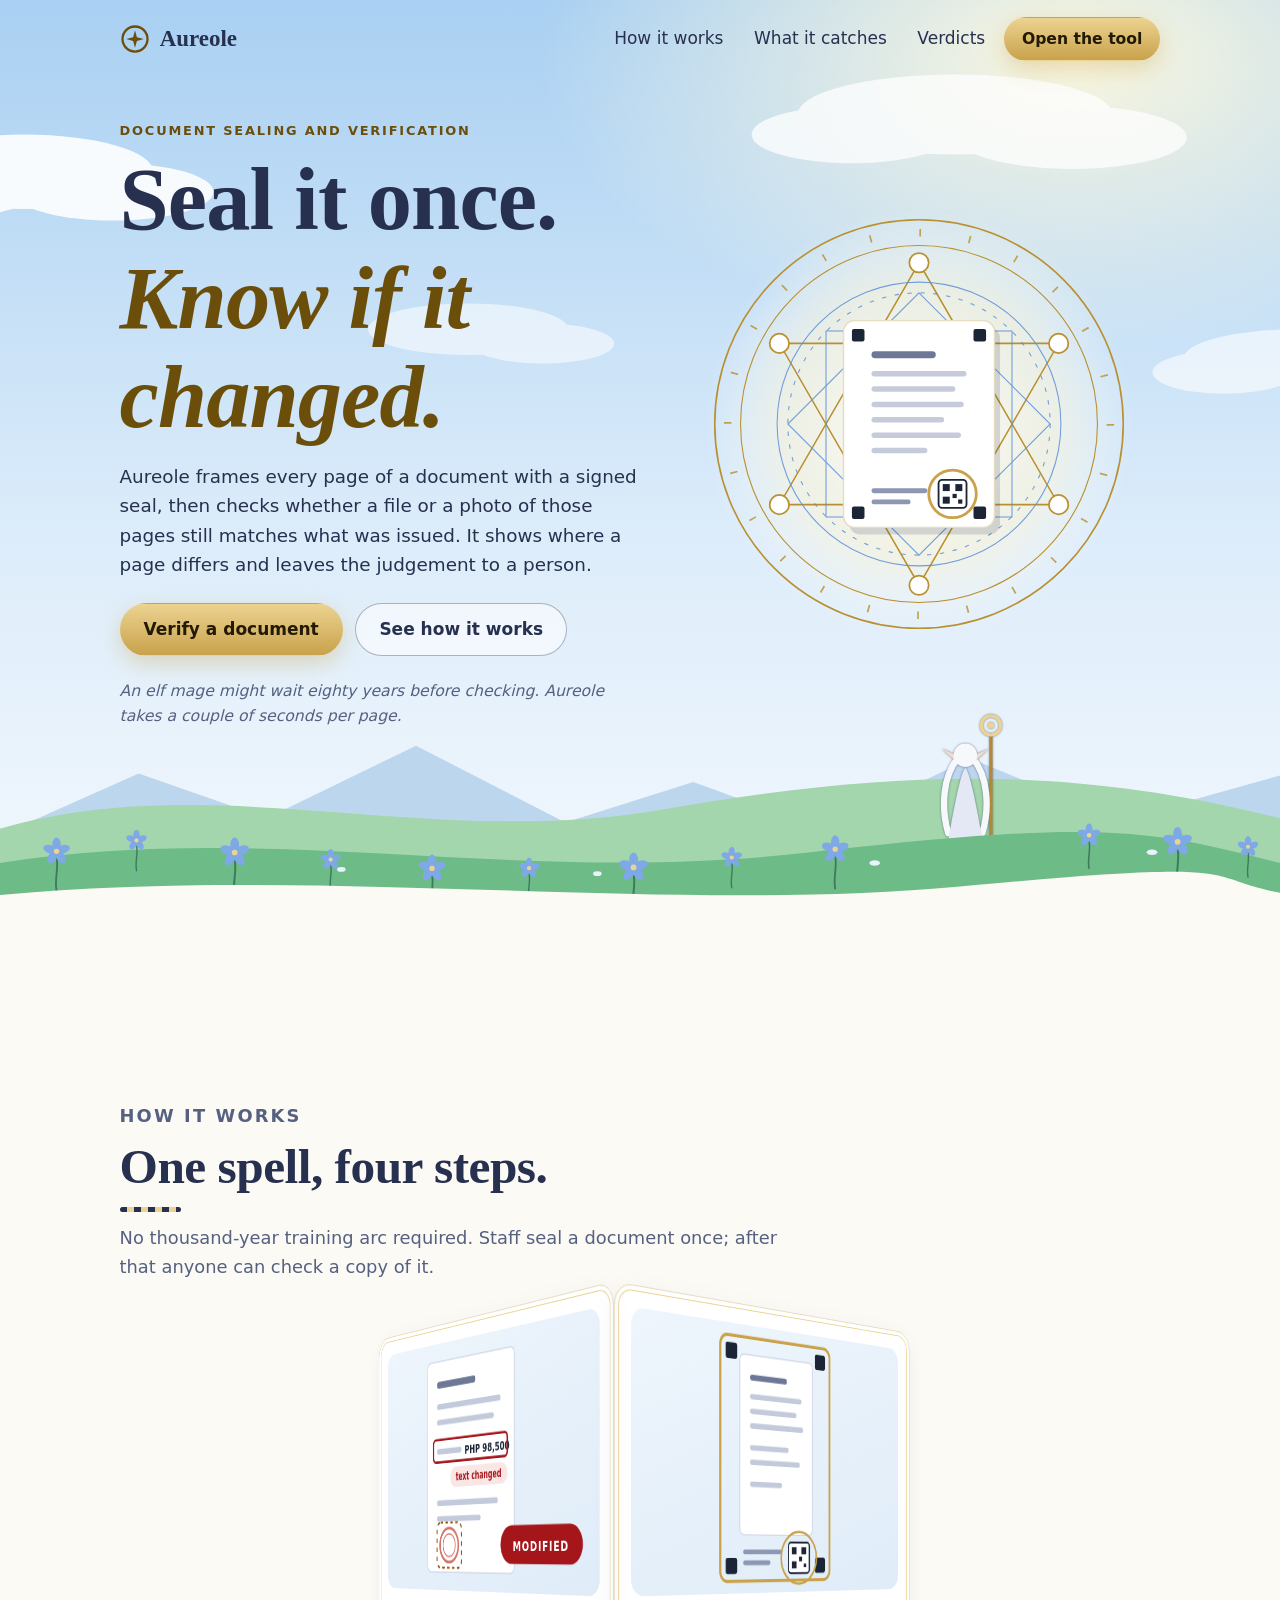
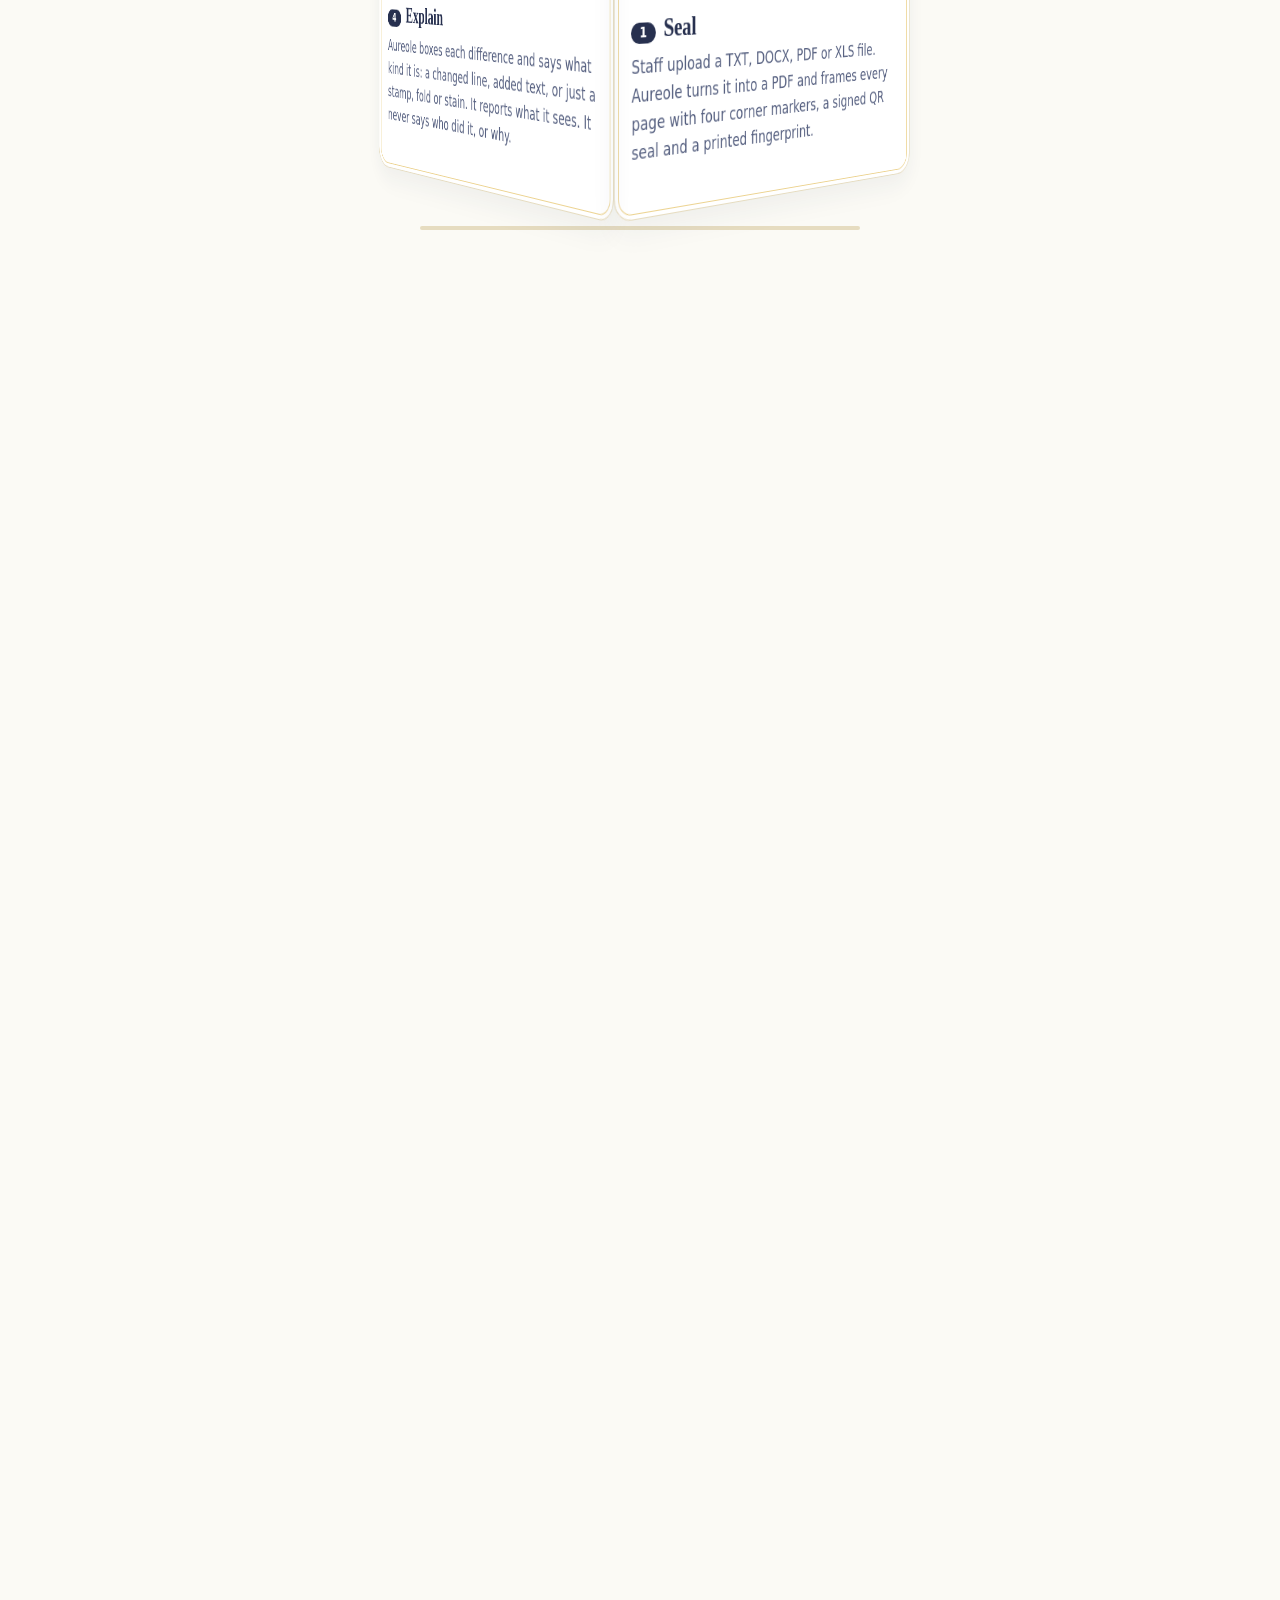
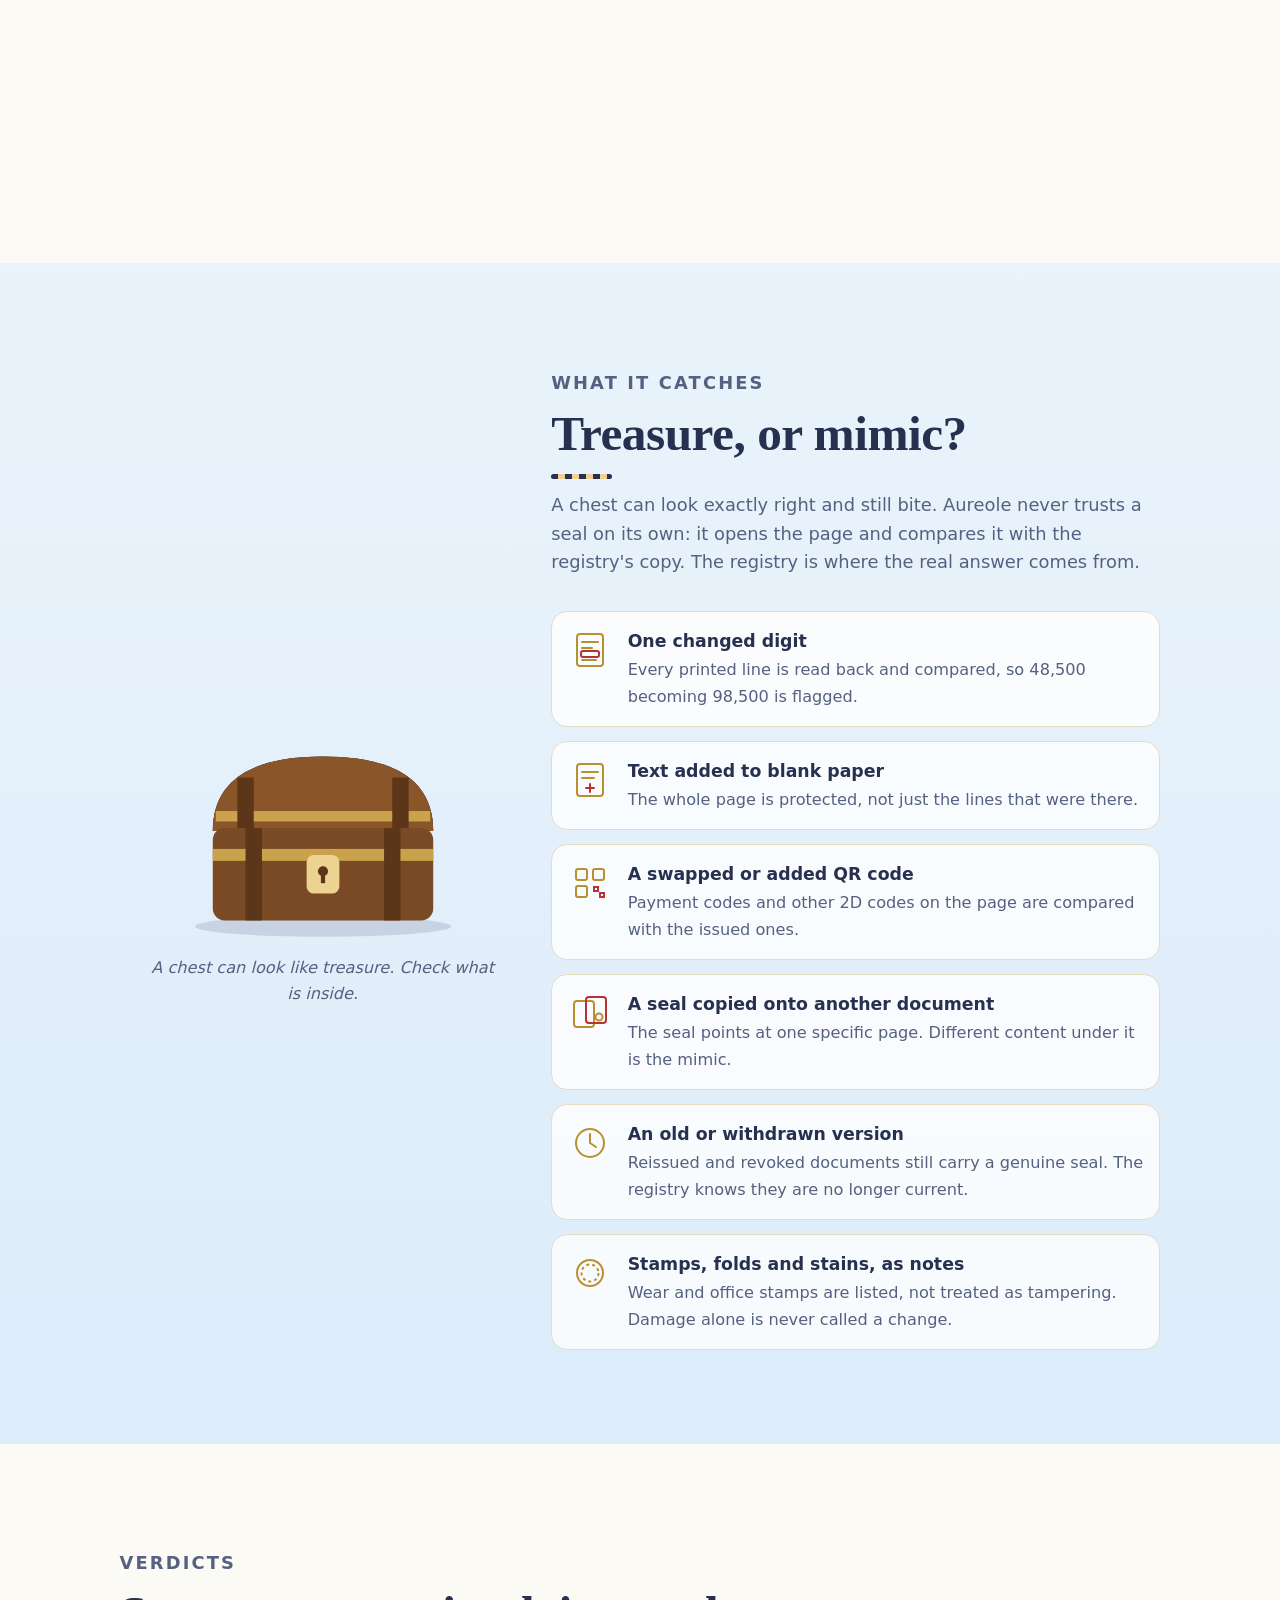
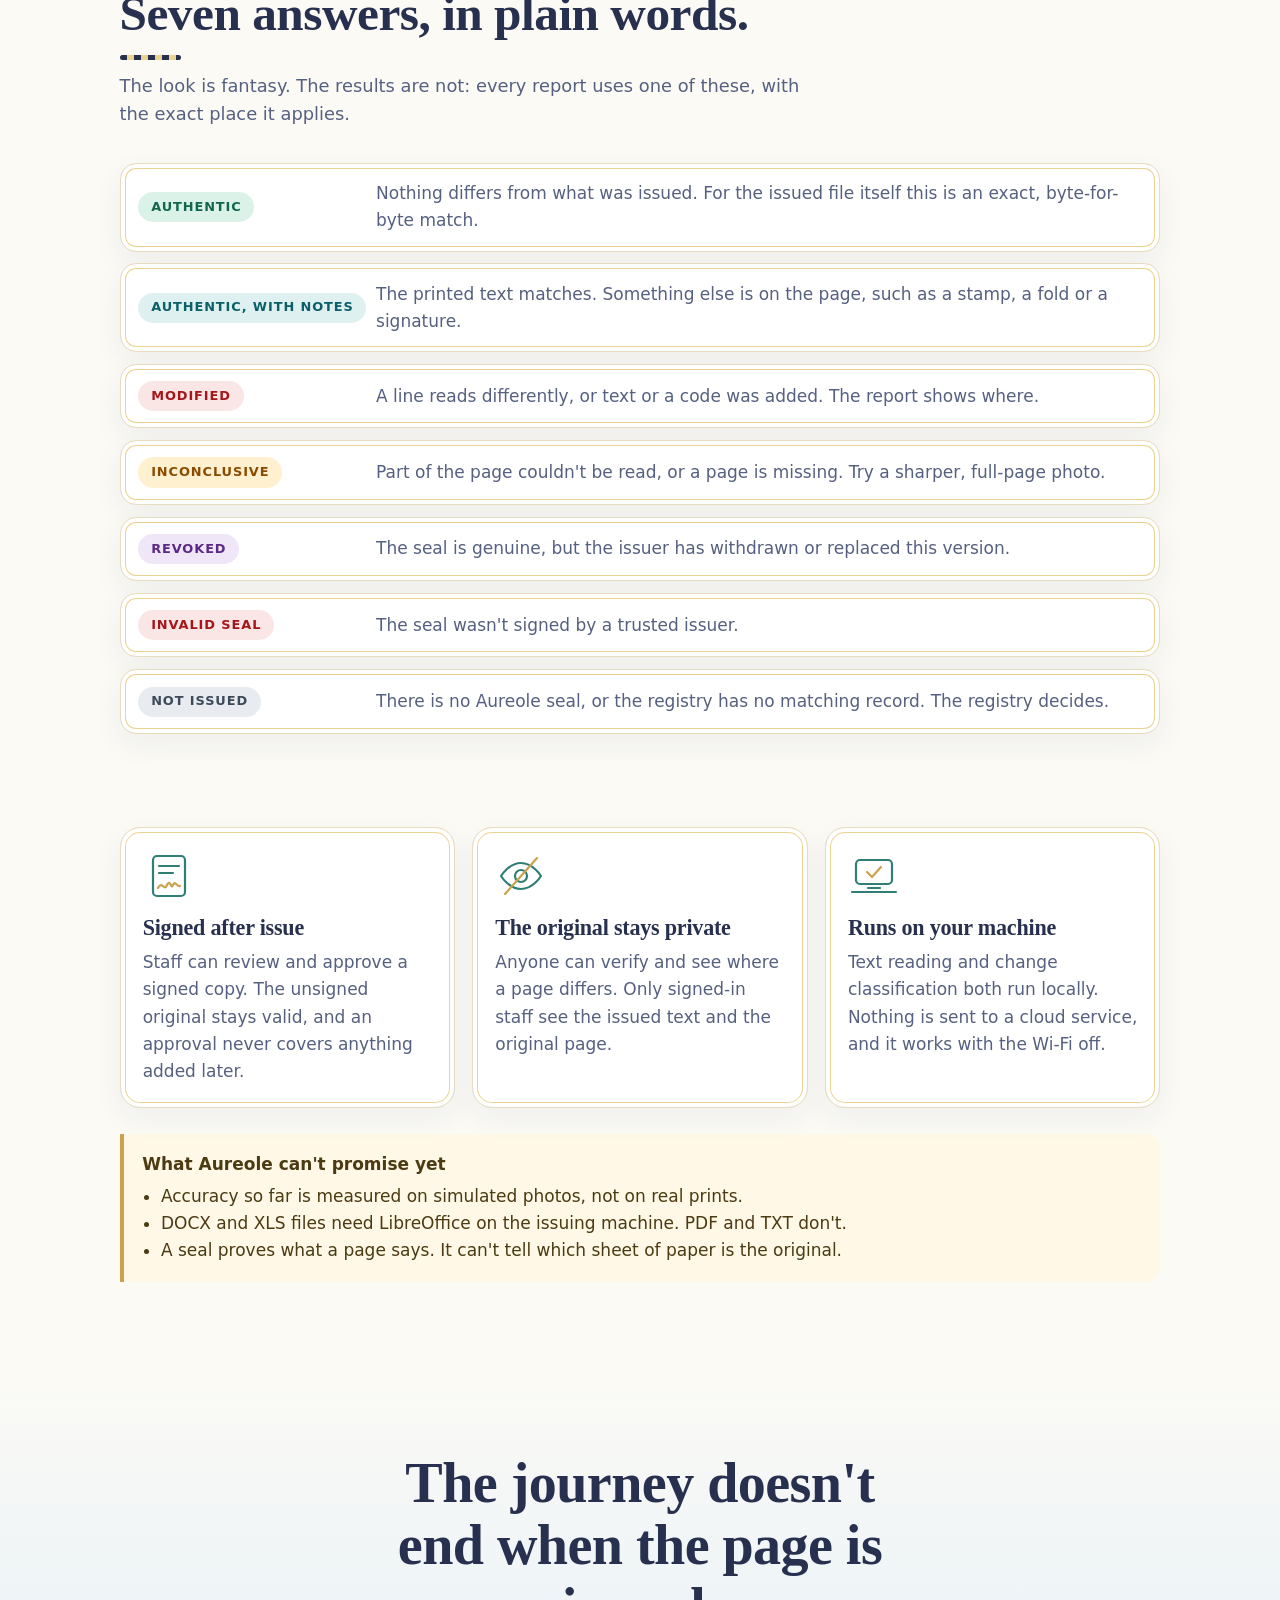
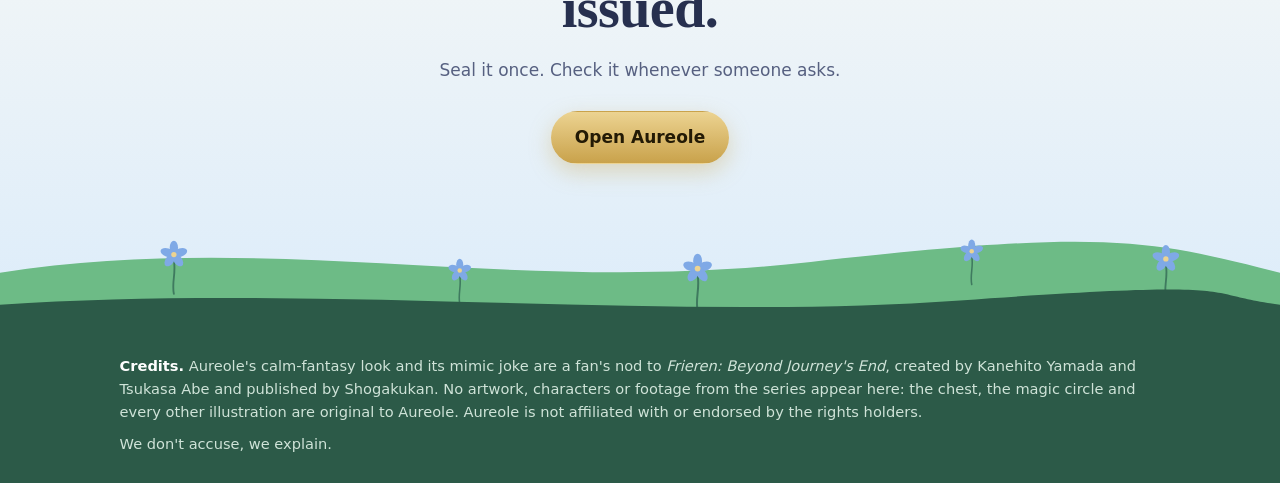
<file: web/index.html>
<!doctype html>
<html lang="en">
<head>
<meta charset="utf-8">
<meta name="viewport" content="width=device-width, initial-scale=1">
<title>Aureole: seal a document, know if it changed</title>
<meta name="description" content="Aureole seals any document and checks whether a file or a photo of its pages still matches what was issued. It runs entirely on your own machine.">
<link rel="stylesheet" href="landing.css">
<link rel="icon" href="data:image/svg+xml,%3Csvg xmlns='http://www.w3.org/2000/svg' viewBox='0 0 24 24'%3E%3Ccircle cx='12' cy='12' r='10' fill='%231f2848' stroke='%23ecd391' stroke-width='2'/%3E%3Cpath fill='%23ecd391' d='M12 5l1.5 5.5L19 12l-5.5 1.5L12 19l-1.5-5.5L5 12l5.5-1.5z'/%3E%3C/svg%3E">
</head>
<body>
<a class="skip" href="#how">Skip to how it works</a>

<svg width="0" height="0" style="position:absolute" aria-hidden="true">
  <symbol id="fl" viewBox="-12 -12 24 46" overflow="visible">
    <path d="M0 5C2 16-2 24 0 34" fill="none" stroke="#3f7a5f" stroke-width="1.6" stroke-linecap="round"/>
    <g fill="#7fa9e6"><ellipse cy="-6" rx="3.6" ry="6"/><ellipse cy="-6" rx="3.6" ry="6" transform="rotate(72)"/><ellipse cy="-6" rx="3.6" ry="6" transform="rotate(144)"/><ellipse cy="-6" rx="3.6" ry="6" transform="rotate(216)"/><ellipse cy="-6" rx="3.6" ry="6" transform="rotate(288)"/></g>
    <circle r="2.3" fill="#ecd391"/>
  </symbol>
  <symbol id="mark" viewBox="0 0 24 24"><circle cx="12" cy="12" r="10" fill="none" stroke="currentColor" stroke-width="1.8"/><path fill="currentColor" d="M12 5l1.5 5.5L19 12l-5.5 1.5L12 19l-1.5-5.5L5 12l5.5-1.5z"/></symbol>
</svg>

<header class="hero">
  <svg class="clouds" viewBox="0 0 1200 640" preserveAspectRatio="xMidYMid slice" aria-hidden="true" fill="#fff">
    <g class="cloud" opacity=".9"><ellipse cx="170" cy="120" rx="90" ry="26"/><ellipse cx="118" cy="132" rx="60" ry="20"/><ellipse cx="232" cy="134" rx="70" ry="20"/></g>
    <g class="cloud slow" opacity=".75"><ellipse cx="820" cy="80" rx="110" ry="28"/><ellipse cx="748" cy="94" rx="70" ry="20"/><ellipse cx="902" cy="96" rx="80" ry="22"/></g>
    <g class="cloud" opacity=".6" style="animation-delay:-30s"><ellipse cx="1060" cy="250" rx="80" ry="20"/><ellipse cx="1008" cy="260" rx="50" ry="15"/></g>
    <g class="cloud slow" opacity=".55" style="animation-delay:-50s"><ellipse cx="480" cy="230" rx="70" ry="18"/><ellipse cx="532" cy="240" rx="50" ry="14"/></g>
  </svg>
  <div class="wrap">
    <nav class="nav" aria-label="Main">
      <a class="brand" href="/"><svg width="30" height="30" aria-hidden="true"><use href="#mark"/></svg>Aureole</a>
      <div class="nav-links">
        <a href="#how">How it works</a><a href="#mimic">What it catches</a><a href="#verdicts">Verdicts</a>
        <a class="btn gold" href="/app/">Open the tool</a>
      </div>
    </nav>
    <div class="hero-grid">
      <div>
        <p class="eyebrow">Document sealing and verification</p>
        <h1>Seal it once.<br><em>Know if it changed.</em></h1>
        <p class="lede">Aureole frames every page of a document with a signed seal, then checks whether a file or a photo of those pages still matches what was issued. It shows where a page differs and leaves the judgement to a person.</p>
        <div class="cta">
          <a class="btn gold" href="/app/">Verify a document</a>
          <a class="btn ghost" href="#how">See how it works</a>
        </div>
        <p class="aside">An elf mage might wait eighty years before checking. Aureole takes a couple of seconds per page.</p>
      </div>
      <div class="hero-art" aria-hidden="true">
        <svg viewBox="0 0 400 400">
          <defs><radialGradient id="halo"><stop offset="0" stop-color="#fff" stop-opacity=".95"/><stop offset=".62" stop-color="#fff6d8" stop-opacity=".6"/><stop offset="1" stop-color="#fff" stop-opacity="0"/></radialGradient></defs>
          <circle cx="200" cy="200" r="200" fill="url(#halo)"/>
          <g class="spin" fill="none" stroke="#b9902f">
            <circle cx="200" cy="200" r="190" stroke-width="1.5"/>
            <circle cx="200" cy="200" r="178" stroke-width="7" stroke-dasharray="1.6 45" opacity=".8"/>
            <circle cx="200" cy="200" r="166"/>
            <path d="M200 50 329.9 275 70.1 275Z" stroke-width="1.4"/><path d="M200 350 70.1 125 329.9 125Z" stroke-width="1.4"/>
            <g fill="#fff" stroke-width="1.6"><circle cx="200" cy="50" r="9"/><circle cx="329.9" cy="125" r="9"/><circle cx="329.9" cy="275" r="9"/><circle cx="200" cy="350" r="9"/><circle cx="70.1" cy="275" r="9"/><circle cx="70.1" cy="125" r="9"/></g>
          </g>
          <g class="spin rev" fill="none" stroke="#5b8fd9" opacity=".85">
            <circle cx="200" cy="200" r="132"/><circle cx="200" cy="200" r="122" stroke-dasharray="4 8"/>
            <rect x="113.5" y="113.5" width="173" height="173"/><path d="M200 78 322 200 200 322 78 200Z"/>
          </g>
          <g transform="translate(200 200) scale(1.3) translate(-200 -200)"><g class="bob">
            <rect x="150" y="131" width="108" height="148" rx="8" fill="#27304f" opacity=".16"/>
            <rect x="146" y="126" width="108" height="148" rx="8" fill="#fff" stroke="#e6dcc0"/>
            <g fill="#1b2536"><rect x="152" y="132" width="9" height="9" rx="1.5"/><rect x="239" y="132" width="9" height="9" rx="1.5"/><rect x="239" y="259" width="9" height="9" rx="1.5"/><rect x="152" y="259" width="9" height="9" rx="1.5"/></g>
            <rect x="166" y="148" width="46" height="5" rx="2.5" fill="#6c7896"/>
            <g fill="#c5cbdb"><rect x="166" y="162" width="68" height="4" rx="2"/><rect x="166" y="173" width="60" height="4" rx="2"/><rect x="166" y="184" width="66" height="4" rx="2"/><rect x="166" y="195" width="52" height="4" rx="2"/><rect x="166" y="206" width="64" height="4" rx="2"/><rect x="166" y="217" width="40" height="4" rx="2"/></g>
            <g fill="#8d97b3"><rect x="166" y="246" width="40" height="3.5" rx="1.75"/><rect x="166" y="254" width="28" height="3.5" rx="1.75"/></g>
            <rect x="214" y="240" width="20" height="20" rx="2.5" fill="#fff" stroke="#1b2536" stroke-width="1.3"/>
            <g fill="#1b2536"><rect x="217" y="243" width="5" height="5"/><rect x="226" y="243" width="5" height="5"/><rect x="217" y="252" width="5" height="5"/><rect x="224" y="250" width="3" height="3"/><rect x="228" y="254" width="3" height="3"/></g>
            <circle class="twinkle" cx="224" cy="250" r="17" fill="none" stroke="#c9a24b" stroke-width="2"/>
          </g></g>
        </svg>
      </div>
    </div>
  </div>
  <div class="field" aria-hidden="true">
    <svg viewBox="0 0 1200 200" preserveAspectRatio="xMidYMax slice">
      <path d="M0 124L130 66 250 108 390 40 530 112 650 74 770 118 910 52 1050 110 1200 68V200H0Z" fill="#bcd6ee"/>
      <path d="M0 118C200 60 400 138 620 100S1000 58 1200 108V200H0Z" fill="#a3d6ac"/>
      <g transform="translate(905 86)" style="filter:drop-shadow(0 0 1.2px rgba(39,48,79,.6))">
        <path d="M24 -56V46" stroke="#b08a3a" stroke-width="3" stroke-linecap="round"/><circle cx="24" cy="-65" r="9" fill="none" stroke="#ecd391" stroke-width="3"/><circle cx="24" cy="-65" r="3" fill="#ecd391"/>
        <path class="sway" d="M-7 -34C-21 -18-23 12-16 36" fill="none" stroke="#f7f8fc" stroke-width="6" stroke-linecap="round"/>
        <path class="sway" d="M7 -34C21 -18 23 12 16 36" fill="none" stroke="#f7f8fc" stroke-width="6" stroke-linecap="round" style="animation-delay:-2s"/>
        <path d="M-17 48Q-5 -22 0 -25Q5 -22 17 48Z" fill="#e3e8f4"/><path d="M-17 48Q0 42 17 48" fill="none" stroke="#c9a24b" stroke-width="2"/>
        <path d="M-10 -38L-22 -43L-10 -32Z" fill="#f1d9c9"/><path d="M10 -38L22 -43L10 -32Z" fill="#f1d9c9"/>
        <circle cy="-37" r="11" fill="#f7f8fc"/>
      </g>
      <path d="M0 150C260 110 480 172 760 140S1080 120 1200 150V200H0Z" fill="#6dbb86"/>
      <g>
        <use class="sway" href="#fl" x="40" y="126" width="26" height="50"/><use class="sway" href="#fl" x="118" y="118" width="20" height="40" style="animation-delay:-1s"/>
        <use class="sway" href="#fl" x="206" y="126" width="28" height="54" style="animation-delay:-2.4s"/><use class="sway" href="#fl" x="300" y="136" width="20" height="40" style="animation-delay:-.7s"/>
        <use class="sway" href="#fl" x="392" y="142" width="26" height="50" style="animation-delay:-3.1s"/><use class="sway" href="#fl" x="486" y="144" width="20" height="40" style="animation-delay:-1.8s"/>
        <use class="sway" href="#fl" x="580" y="140" width="28" height="54" style="animation-delay:-.4s"/><use class="sway" href="#fl" x="676" y="134" width="20" height="40" style="animation-delay:-2.9s"/>
        <use class="sway" href="#fl" x="770" y="124" width="26" height="50" style="animation-delay:-1.3s"/><use class="sway" href="#fl" x="1010" y="112" width="22" height="44" style="animation-delay:-3.6s"/>
        <use class="sway" href="#fl" x="1090" y="116" width="28" height="54" style="animation-delay:-.2s"/><use class="sway" href="#fl" x="1160" y="124" width="20" height="40" style="animation-delay:-2s"/>
      </g>
      <g fill="#eaf3fb"><ellipse class="petal" cx="820" cy="150" rx="5" ry="2.6"/><ellipse class="petal" cx="560" cy="160" rx="4" ry="2.2" style="animation-delay:-4s"/><ellipse class="petal" cx="1080" cy="140" rx="5" ry="2.6" style="animation-delay:-8s"/><ellipse class="petal" cx="320" cy="156" rx="4" ry="2.2" style="animation-delay:-10s"/></g>
      <path d="M0 180C300 152 620 198 900 172S1120 162 1200 178V200H0Z" fill="#fbfaf5"/>
    </svg>
  </div>
</header>

<main>
<section id="how">
  <div class="wrap">
    <div class="how-track"><div class="how-sticky">
    <div class="section-head reveal">
      <p class="kicker">How it works</p>
      <h2>One spell, four steps.</h2>
      <p>No thousand-year training arc required. Staff seal a document once; after that anyone can check a copy of it.</p>
    </div>
    <div class="stage3d"><div class="steps">
      <article class="step reveal" data-motion>
        <div class="art" aria-hidden="true"><svg viewBox="0 0 320 220">
          <rect class="a rise" x="116" y="24" width="88" height="148" rx="5" fill="#fff" stroke="#cdd4e3"/>
          <g class="a rise"><rect x="128" y="40" width="44" height="5" rx="2.5" fill="#6c7896"/><g fill="#c3cadb"><rect x="128" y="56" width="62" height="4.5" rx="2"/><rect x="128" y="68" width="56" height="4.5" rx="2"/><rect x="128" y="80" width="64" height="4.5" rx="2"/><rect x="128" y="98" width="46" height="4.5" rx="2"/><rect x="128" y="110" width="60" height="4.5" rx="2"/><rect x="128" y="128" width="38" height="4.5" rx="2"/></g></g>
          <rect class="a draw" style="--len:664" x="94" y="10" width="132" height="200" rx="8" fill="none" stroke="#c9a24b" stroke-width="2.5" stroke-dasharray="664"/>
          <g fill="#1b2536"><rect class="a pop c" x="100" y="16" width="13" height="13" rx="2"/><rect class="a pop c d1" x="207" y="16" width="13" height="13" rx="2"/><rect class="a pop c d2" x="207" y="191" width="13" height="13" rx="2"/><rect class="a pop c d3" x="100" y="191" width="13" height="13" rx="2"/></g>
          <g class="a late c" fill="#8d97b3"><rect x="120" y="184" width="46" height="4" rx="2"/><rect x="120" y="193" width="32" height="4" rx="2"/></g>
          <g class="a pop2 c"><rect x="174" y="178" width="26" height="26" rx="3" fill="#fff" stroke="#1b2536" stroke-width="1.5"/><g fill="#1b2536"><rect x="178" y="182" width="6" height="6"/><rect x="190" y="182" width="6" height="6"/><rect x="178" y="194" width="6" height="6"/><rect x="187" y="190" width="4" height="4"/><rect x="193" y="196" width="3" height="3"/></g></g>
          <circle class="a ring c" cx="187" cy="191" r="22" fill="none" stroke="#c9a24b" stroke-width="2"/>
        </svg></div>
        <div><h3><span>1</span>Seal</h3><p>Staff upload a TXT, DOCX, PDF or XLS file. Aureole turns it into a PDF and frames every page with four corner markers, a signed QR seal and a printed fingerprint.</p></div>
      </article>

      <article class="step reveal" data-motion>
        <div class="art" aria-hidden="true"><svg viewBox="0 0 320 220">
          <g class="a rise"><path d="M52 44Q104 30 158 44V184Q104 170 52 184Z" fill="#fbf6e6" stroke="#c9a24b" stroke-width="1.5"/><path d="M162 44Q216 30 268 44V184Q216 170 162 184Z" fill="#fbf6e6" stroke="#c9a24b" stroke-width="1.5"/><path d="M160 42V186" stroke="#b08a3a" stroke-width="3"/></g>
          <g class="a drop c"><rect x="80" y="60" width="50" height="70" rx="3" fill="#fff" stroke="#1b2536" stroke-width="1.2"/><g fill="#1b2536"><rect x="83" y="63" width="5" height="5"/><rect x="122" y="63" width="5" height="5"/><rect x="122" y="122" width="5" height="5"/><rect x="83" y="122" width="5" height="5"/></g><g fill="#c3cadb"><rect x="92" y="76" width="26" height="3"/><rect x="92" y="84" width="22" height="3"/><rect x="92" y="92" width="26" height="3"/><rect x="92" y="100" width="16" height="3"/></g></g>
          <g fill="#8d97b3"><rect class="a write l" x="176" y="62" width="74" height="5" rx="2.5"/><rect class="a write l d1" x="176" y="78" width="60" height="5" rx="2.5"/><rect class="a write l d2" x="176" y="94" width="70" height="5" rx="2.5"/><rect class="a write l d3" x="176" y="110" width="52" height="5" rx="2.5"/><rect class="a write l d4" x="176" y="126" width="66" height="5" rx="2.5"/></g>
          <g class="a pop2 c"><rect x="88" y="150" width="144" height="27" rx="13.5" fill="#1f2848"/><text x="160" y="168" text-anchor="middle" font-size="11" fill="#ecd391" font-family="ui-monospace,Menlo,Consolas,monospace">365e 8569 ea10 287d</text></g>
        </svg></div>
        <div><h3><span>2</span>Record</h3><p>The registry keeps the issued file, its fingerprint and every printed line. A document is legitimate only if this registry has it. Think of it as a grimoire where every entry is one you actually use.</p></div>
      </article>

      <article class="step reveal" data-motion>
        <div class="art" aria-hidden="true"><svg viewBox="0 0 320 220">
          <rect x="40" y="12" width="240" height="196" rx="14" fill="#2a3152"/>
          <g class="a flat c">
            <rect x="106" y="24" width="108" height="172" rx="5" fill="#fff"/>
            <g fill="#1b2536"><rect x="111" y="29" width="10" height="10" rx="1.5"/><rect x="199" y="29" width="10" height="10" rx="1.5"/><rect x="199" y="181" width="10" height="10" rx="1.5"/><rect x="111" y="181" width="10" height="10" rx="1.5"/><rect x="176" y="168" width="16" height="16" rx="2"/></g>
            <g fill="#c3cadb"><rect x="126" y="52" width="54" height="5" rx="2.5"/><rect x="126" y="70" width="60" height="5" rx="2.5"/><rect x="126" y="88" width="56" height="5" rx="2.5"/><rect x="126" y="106" width="60" height="5" rx="2.5"/><rect x="126" y="124" width="46" height="5" rx="2.5"/><rect x="126" y="142" width="58" height="5" rx="2.5"/></g>
            <g fill="none" stroke="#12674e" stroke-width="2.4" stroke-linecap="round" stroke-linejoin="round" stroke-dasharray="14"><path class="a tick" d="M193 54l3 3 6-7"/><path class="a tick d1" d="M193 72l3 3 6-7"/><path class="a tick d2" d="M193 90l3 3 6-7"/><path class="a tick d3" d="M193 108l3 3 6-7"/><path class="a tick d4" d="M193 126l3 3 6-7"/><path class="a tick d4" d="M193 144l3 3 6-7"/></g>
          </g>
          <rect class="a scan" x="98" y="26" width="124" height="7" rx="3.5" fill="#3fb3a4"/>
        </svg></div>
        <div><h3><span>3</span>Check</h3><p>Submit the file, or a photo of the printed pages. An identical file is an exact match. A photo is flattened using the corner markers, then every printed line is read and compared with the registry's copy.</p></div>
      </article>

      <article class="step reveal" data-motion>
        <div class="art" aria-hidden="true"><svg viewBox="0 0 320 220">
          <rect class="a rise" x="72" y="16" width="136" height="188" rx="6" fill="#fff" stroke="#cdd4e3"/>
          <g class="a rise"><rect x="88" y="34" width="62" height="6" rx="3" fill="#6c7896"/><g fill="#c3cadb"><rect x="88" y="54" width="100" height="5" rx="2.5"/><rect x="88" y="68" width="90" height="5" rx="2.5"/><rect x="88" y="94" width="40" height="5" rx="2.5"/><rect x="88" y="140" width="96" height="5" rx="2.5"/><rect x="88" y="154" width="70" height="5" rx="2.5"/></g><text x="133" y="100.5" font-size="10.5" font-weight="700" fill="#1b2536">PHP 98,500</text></g>
          <rect class="a box" style="--len:268" x="82" y="86" width="116" height="20" rx="4" fill="none" stroke="#a4161a" stroke-width="2.2" stroke-dasharray="268"/>
          <g class="a late c"><rect x="110" y="111" width="88" height="18" rx="9" fill="#fbe6e6"/><text x="154" y="123.5" text-anchor="middle" font-size="9.5" font-weight="700" fill="#a4161a">text changed</text></g>
          <g class="a late c d3"><circle cx="108" cy="180" r="15" fill="none" stroke="#c0392b" stroke-width="2.5" opacity=".7"/><circle cx="108" cy="180" r="10" fill="none" stroke="#c0392b" stroke-width="1.2" opacity=".7"/><rect x="88" y="160" width="40" height="40" rx="6" fill="none" stroke="#8a4b00" stroke-width="1.6" stroke-dasharray="4 4"/></g>
          <g class="a slide"><rect x="188" y="164" width="112" height="32" rx="16" fill="#a4161a"/><text x="244" y="185" text-anchor="middle" font-size="12" font-weight="800" fill="#fff" letter-spacing="1.2">MODIFIED</text></g>
        </svg></div>
        <div><h3><span>4</span>Explain</h3><p>Aureole boxes each difference and says what kind it is: a changed line, added text, or just a stamp, fold or stain. It reports what it sees. It never says who did it, or why.</p></div>
      </article>
    </div></div>
    <div class="how-bar" aria-hidden="true"><i></i></div>
    </div></div>
  </div>
</section>

<section id="mimic" class="mimic">
  <div class="wrap">
    <div class="mimic-grid">
      <div class="gag reveal">
        <svg class="chest" viewBox="26 20 188 164" aria-hidden="true">
          <ellipse cx="120" cy="172" rx="86" ry="7" fill="#27304f" opacity=".14"/>
          <path d="M46 108Q46 58 120 58Q194 58 194 108Z" fill="#1a0b12"/><circle cx="90" cy="97" r="4.5" fill="#ecd391"/><circle cx="154" cy="97" r="4.5" fill="#ecd391"/>
          <g class="lid"><path d="M46 108Q46 58 120 58Q194 58 194 108Z" fill="#8a5529"/><path d="M48 98H192" stroke="#c9a24b" stroke-width="7"/><path d="M68 108V72M172 108V72" stroke="#5c3618" stroke-width="11"/><path d="M58 108l8 12 8-12 8 12 8-12 8 12 8-12 8 12 8-12 8 12 8-12 8 12 8-12 8 12 8-12 8 12 8-12Z" fill="#f4f1e8"/></g>
          <rect x="46" y="106" width="148" height="62" rx="8" fill="#7a4a24"/><rect x="46" y="120" width="148" height="8" fill="#c9a24b"/><rect x="68" y="106" width="11" height="62" fill="#5c3618"/><rect x="161" y="106" width="11" height="62" fill="#5c3618"/>
          <rect x="109" y="124" width="22" height="26" rx="5" fill="#ecd391"/><circle cx="120" cy="135" r="3.4" fill="#5c3618"/><rect x="118.6" y="135" width="2.8" height="8" fill="#5c3618"/>
        </svg>
        <p class="gag-line">A chest can look like treasure. Check what is inside.</p>
      </div>
      <div>
        <div class="section-head reveal">
          <p class="kicker">What it catches</p>
          <h2>Treasure, or mimic?</h2>
          <p>A chest can look exactly right and still bite. Aureole never trusts a seal on its own: it opens the page and compares it with the registry's copy. The registry is where the real answer comes from.</p>
        </div>
        <ul class="catches reveal">
          <li><svg viewBox="0 0 44 44" fill="none" stroke="#b9902f" stroke-width="2" stroke-linecap="round" aria-hidden="true"><rect x="9" y="6" width="26" height="32" rx="3"/><path d="M14 14h16M14 20h10M14 32h14"/><rect x="13" y="23" width="18" height="6" rx="2" stroke="#b8322f"/></svg><div><b>One changed digit</b><span>Every printed line is read back and compared, so 48,500 becoming 98,500 is flagged.</span></div></li>
          <li><svg viewBox="0 0 44 44" fill="none" stroke="#b9902f" stroke-width="2" stroke-linecap="round" aria-hidden="true"><rect x="9" y="6" width="26" height="32" rx="3"/><path d="M14 14h16M14 20h12"/><path d="M22 26v8M18 30h8" stroke="#b8322f"/></svg><div><b>Text added to blank paper</b><span>The whole page is protected, not just the lines that were there.</span></div></li>
          <li><svg viewBox="0 0 44 44" fill="none" stroke="#b9902f" stroke-width="2" aria-hidden="true"><rect x="8" y="8" width="11" height="11" rx="2"/><rect x="25" y="8" width="11" height="11" rx="2"/><rect x="8" y="25" width="11" height="11" rx="2"/><path d="M26 26h4v4h-4zM32 32h4v4h-4z" stroke="#b8322f"/></svg><div><b>A swapped or added QR code</b><span>Payment codes and other 2D codes on the page are compared with the issued ones.</span></div></li>
          <li><svg viewBox="0 0 44 44" fill="none" stroke="#b9902f" stroke-width="2" stroke-linecap="round" aria-hidden="true"><rect x="6" y="10" width="20" height="26" rx="3"/><rect x="18" y="6" width="20" height="26" rx="3" stroke="#b8322f"/><circle cx="31" cy="26" r="3.5"/></svg><div><b>A seal copied onto another document</b><span>The seal points at one specific page. Different content under it is the mimic.</span></div></li>
          <li><svg viewBox="0 0 44 44" fill="none" stroke="#b9902f" stroke-width="2" stroke-linecap="round" stroke-linejoin="round" aria-hidden="true"><circle cx="22" cy="22" r="14"/><path d="M22 13v9l6 4"/></svg><div><b>An old or withdrawn version</b><span>Reissued and revoked documents still carry a genuine seal. The registry knows they are no longer current.</span></div></li>
          <li><svg viewBox="0 0 44 44" fill="none" stroke="#b9902f" stroke-width="2" aria-hidden="true"><circle cx="22" cy="22" r="13"/><circle cx="22" cy="22" r="8.5" stroke-dasharray="3 3"/></svg><div><b>Stamps, folds and stains, as notes</b><span>Wear and office stamps are listed, not treated as tampering. Damage alone is never called a change.</span></div></li>
        </ul>
      </div>
    </div>
  </div>
</section>

<section id="verdicts">
  <div class="wrap">
    <div class="section-head reveal">
      <p class="kicker">Verdicts</p>
      <h2>Seven answers, in plain words.</h2>
      <p>The look is fantasy. The results are not: every report uses one of these, with the exact place it applies.</p>
    </div>
    <ul class="verdicts reveal">
      <li><b class="chip ok">AUTHENTIC</b><span>Nothing differs from what was issued. For the issued file itself this is an exact, byte-for-byte match.</span></li>
      <li><b class="chip note">AUTHENTIC, WITH NOTES</b><span>The printed text matches. Something else is on the page, such as a stamp, a fold or a signature.</span></li>
      <li><b class="chip bad">MODIFIED</b><span>A line reads differently, or text or a code was added. The report shows where.</span></li>
      <li><b class="chip warn">INCONCLUSIVE</b><span>Part of the page couldn't be read, or a page is missing. Try a sharper, full-page photo.</span></li>
      <li><b class="chip purple">REVOKED</b><span>The seal is genuine, but the issuer has withdrawn or replaced this version.</span></li>
      <li><b class="chip bad">INVALID SEAL</b><span>The seal wasn't signed by a trusted issuer.</span></li>
      <li><b class="chip slate">NOT ISSUED</b><span>There is no Aureole seal, or the registry has no matching record. The registry decides.</span></li>
    </ul>
  </div>
</section>

<section id="more" style="padding-top:0">
  <div class="wrap">
    <div class="tiles">
      <div class="tile reveal"><svg viewBox="0 0 52 52" fill="none" stroke="#2f7f76" stroke-width="2.2" stroke-linecap="round" aria-hidden="true"><rect x="10" y="6" width="32" height="40" rx="4"/><path d="M16 16h20M16 23h14"/><path d="M15 38c4-8 6 4 9-3s4 5 6 0 4 2 7 1" stroke="#c9a24b"/></svg><h3>Signed after issue</h3><p>Staff can review and approve a signed copy. The unsigned original stays valid, and an approval never covers anything added later.</p></div>
      <div class="tile reveal"><svg viewBox="0 0 52 52" fill="none" stroke="#2f7f76" stroke-width="2.2" stroke-linecap="round" stroke-linejoin="round" aria-hidden="true"><path d="M6 26s8-13 20-13 20 13 20 13-8 13-20 13S6 26 6 26Z"/><circle cx="26" cy="26" r="6"/><path d="M10 44 42 8" stroke="#c9a24b"/></svg><h3>The original stays private</h3><p>Anyone can verify and see where a page differs. Only signed-in staff see the issued text and the original page.</p></div>
      <div class="tile reveal"><svg viewBox="0 0 52 52" fill="none" stroke="#2f7f76" stroke-width="2.2" stroke-linecap="round" aria-hidden="true"><rect x="8" y="10" width="36" height="24" rx="4"/><path d="M4 42h44M20 38h12"/><path d="M19 22l5 5 9-10" stroke="#c9a24b"/></svg><h3>Runs on your machine</h3><p>Text reading and change classification both run locally. Nothing is sent to a cloud service, and it works with the Wi-Fi off.</p></div>
    </div>
    <div class="limits reveal">
      <b>What Aureole can't promise yet</b>
      <ul>
        <li>Accuracy so far is measured on simulated photos, not on real prints.</li>
        <li>DOCX and XLS files need LibreOffice on the issuing machine. PDF and TXT don't.</li>
        <li>A seal proves what a page says. It can't tell which sheet of paper is the original.</li>
      </ul>
    </div>
  </div>
</section>

<section class="final">
  <div class="wrap reveal">
    <h2>The journey doesn't end when the page is issued.</h2>
    <p>Seal it once. Check it whenever someone asks.</p>
    <a class="btn gold" href="/app/">Open Aureole</a>
  </div>
  <div class="field" aria-hidden="true" style="margin-top:2rem">
    <svg viewBox="0 0 1200 120" preserveAspectRatio="xMidYMax slice">
      <path d="M0 70C260 30 480 92 760 60S1080 40 1200 70V120H0Z" fill="#6dbb86"/>
      <use class="sway" href="#fl" x="150" y="40" width="26" height="50"/><use class="sway" href="#fl" x="420" y="56" width="22" height="44" style="animation-delay:-1.5s"/><use class="sway" href="#fl" x="640" y="52" width="28" height="54" style="animation-delay:-2.6s"/><use class="sway" href="#fl" x="900" y="38" width="22" height="44" style="animation-delay:-.8s"/><use class="sway" href="#fl" x="1080" y="44" width="26" height="50" style="animation-delay:-3.2s"/>
      <path d="M0 100C300 80 620 116 900 96S1120 90 1200 100V120H0Z" fill="#2c5a48"/>
    </svg>
  </div>
</section>
</main>

<footer>
  <div class="wrap">
    <p><b>Credits.</b> Aureole's calm-fantasy look and its mimic joke are a fan's nod to <i>Frieren: Beyond Journey's End</i>, created by Kanehito Yamada and Tsukasa Abe and published by Shogakukan. No artwork, characters or footage from the series appear here: the chest, the magic circle and every other illustration are original to Aureole. Aureole is not affiliated with or endorsed by the rights holders.</p>
    <p>We don't accuse, we explain.</p>
  </div>
</footer>

<script>
const clamp = (v) => Math.min(1, Math.max(0, v));
if (!matchMedia("(prefers-reduced-motion: reduce)").matches) {  // scroll-driven 3D; without it the steps are plain looping cards
  document.documentElement.classList.add("fx");
  const track = document.querySelector(".how-track"), ring = track.querySelector(".steps"), faces = [...ring.children];
  faces.forEach((face, i) => { face.style.setProperty("--i", i); face.classList.remove("reveal"); face.removeAttribute("data-motion"); });
  let queued = false;
  const frame = () => {
    queued = false;
    const box = track.getBoundingClientRect();
    const p = clamp(-box.top / (box.height - innerHeight));
    const s = Math.min(faces.length - 1, -0.45 + p * (faces.length - 0.25));  // which face is in front; the first starts still turning in, the last stays
    track.style.setProperty("--p", p);
    ring.style.setProperty("--s", s);
    faces.forEach((face, i) => face.style.setProperty("--q", clamp((s - i + 0.45) / 0.45)));  // each face's own animation, done as it comes to the front
  };
  addEventListener("scroll", () => { if (!queued) { queued = true; requestAnimationFrame(frame); } }, { passive: true });
  addEventListener("resize", frame);
  frame();
}
const seen = new IntersectionObserver((entries) => entries.forEach((e) => {
  const node = e.target;
  if (node.hasAttribute("data-motion")) node.classList.toggle("rest", !e.isIntersecting);  // loops rest while off screen
  if (e.isIntersecting) node.classList.remove("wait");
  else if (!node.dataset.shown) node.classList.add("wait");  // only what starts below the fold fades in, once
  if (e.isIntersecting) node.dataset.shown = "1";
}), { threshold: 0.08 });  // low, so blocks taller than the screen still reveal
document.querySelectorAll(".reveal, [data-motion]").forEach((node) => seen.observe(node));
</script>
</body>
</html>
</file>
<file: web/landing.css>
/* Aureole landing page. Plain CSS, inline SVG, no libraries, no external URLs. */
:root{
  --sky:#a9d0f2;--sky-2:#dcecfa;--mist:#eaf3fb;--parchment:#fbfaf5;--card:#fff;
  --ink:#27304f;--muted:#566080;--line:#e6dcc0;--gold:#c9a24b;--gold-2:#ecd391;--gold-ink:#6b4e0a;
  --jade:#2f7f76;--pine:#2c5a48;
  --ok:#12674e;--ok-bg:#dbf2e9;--warn:#8a4b00;--warn-bg:#fff0d0;--bad:#a4161a;--bad-bg:#fbe6e6;
  --purple:#5b2a86;--purple-bg:#efe6f7;--slate:#3d4a5a;--slate-bg:#e8ebef;--teal:#0b5f68;--teal-bg:#def1f0;
  --display:"Iowan Old Style","Palatino Linotype",Palatino,"Book Antiqua",Georgia,serif;
  --body:ui-rounded,"Avenir Next",Avenir,system-ui,-apple-system,"Segoe UI",sans-serif;
  --loop:9s;
}
*{box-sizing:border-box}
html{font-size:17px;scroll-behavior:smooth}
body{margin:0;background:var(--parchment);color:var(--ink);font-family:var(--body);line-height:1.6;overflow-wrap:anywhere}
h1,h2,h3{font-family:var(--display);line-height:1.12;margin:0;letter-spacing:-.01em}
p{margin:0}
a{color:inherit}
svg{display:block;max-width:100%}
.wrap{max-width:1080px;margin:0 auto;padding:0 1.15rem}
.skip{position:absolute;left:-999px}.skip:focus{left:1rem;top:1rem;z-index:10;background:#fff;color:var(--ink);padding:.6rem 1rem;border-radius:8px}
:focus-visible{outline:3px solid #2f5fa8;outline-offset:3px}

.btn{display:inline-flex;align-items:center;justify-content:center;gap:.5rem;min-height:50px;padding:.7rem 1.35rem;border-radius:999px;
  font:inherit;font-weight:700;text-decoration:none;cursor:pointer;border:1.5px solid transparent;transition:transform .2s ease-out,box-shadow .2s ease-out,background .2s}
.btn.gold{background:linear-gradient(180deg,var(--gold-2),var(--gold));color:#231a05;box-shadow:0 8px 22px rgba(201,162,75,.35)}
.btn.ghost{border-color:rgba(39,48,79,.35);color:var(--ink);background:rgba(255,255,255,.55)}
.btn:hover{transform:translateY(-2px)}.btn:active{transform:translateY(0) scale(.98)}

/* ---------- hero ---------- */
.hero{position:relative;overflow:hidden;background:radial-gradient(60% 46% at 84% 6%,rgba(255,249,222,.95),rgba(255,249,222,0) 70%),linear-gradient(180deg,var(--sky) 0%,var(--sky-2) 58%,#f3f8fd 100%)}
.hero .wrap{position:relative}
.nav{display:flex;align-items:center;justify-content:space-between;gap:1rem;padding:1rem 0}
.brand svg{color:var(--gold-ink)}
.brand{display:flex;align-items:center;gap:.6rem;text-decoration:none;font-family:var(--display);font-size:1.35rem;font-weight:700;min-height:44px}
.nav-links{display:flex;align-items:center;gap:.4rem}
.nav-links a{display:none;min-height:44px;align-items:center;padding:0 .7rem;text-decoration:none}
.nav-links a.btn{display:inline-flex;min-height:44px;padding:.4rem 1rem;font-size:.92rem}
.hero-grid{display:grid;gap:1.5rem;padding:1.5rem 0 0}
.eyebrow{color:var(--gold-ink);font-weight:700;letter-spacing:.14em;text-transform:uppercase;font-size:.76rem}
.hero h1{font-size:clamp(2.7rem,12vw,5.2rem);margin:.5rem 0 .9rem}
.hero h1 em{font-style:italic;color:var(--gold-ink)}
.lede{font-size:1.08rem;max-width:34rem}
.cta{display:flex;flex-wrap:wrap;gap:.75rem;margin-top:1.4rem}
.aside{margin-top:1.3rem;font-size:.92rem;color:var(--muted);font-style:italic;max-width:30rem}
.hero-art{position:relative;width:min(100%,430px);margin:0 auto;aspect-ratio:1}
.hero-art svg{width:100%;height:auto}
.clouds{position:absolute;inset:0;width:100%;height:100%;pointer-events:none}
.field{position:relative;margin-top:-1.5rem}
.field svg{width:100%;height:auto}

.cloud{animation:cloud 60s ease-in-out infinite alternate}.cloud.slow{animation-duration:95s}
.spin{transform-box:fill-box;transform-origin:center;animation:spin 90s linear infinite}
.spin.rev{animation-duration:64s;animation-direction:reverse}
.bob{animation:bob 7s ease-in-out infinite}
.twinkle{animation:twinkle 4s ease-in-out infinite}
.petal{animation:drift 13s linear infinite}
.sway{transform-box:fill-box;transform-origin:bottom center;animation:sway 6s ease-in-out infinite}
@keyframes cloud{to{transform:translateX(60px)}}
@keyframes spin{to{transform:rotate(360deg)}}
@keyframes bob{0%,100%{transform:translateY(0)}50%{transform:translateY(-7px)}}
@keyframes twinkle{0%,100%{opacity:.25}50%{opacity:1}}
@keyframes drift{0%{transform:translate(0,0) rotate(0);opacity:0}10%{opacity:.9}100%{transform:translate(-260px,-150px) rotate(300deg);opacity:0}}
@keyframes sway{0%,100%{transform:rotate(-3deg)}50%{transform:rotate(3deg)}}

/* ---------- sections ---------- */
section{padding:4rem 0}
.section-head{max-width:40rem;margin-bottom:2rem}
.section-head h2{font-size:clamp(1.9rem,6.5vw,2.9rem)}
.section-head h2::after{content:"";display:block;width:3.6rem;height:5px;margin-top:.8rem;border-radius:3px;background:repeating-linear-gradient(90deg,var(--ink) 0 7px,var(--gold-2) 7px 14px)}
.section-head p{margin-top:.7rem;color:var(--muted);font-size:1.05rem}
.kicker{color:var(--jade);font-weight:800;letter-spacing:.12em;text-transform:uppercase;font-size:.74rem;margin-bottom:.5rem}

.steps{display:grid;gap:1.25rem}
.step{display:grid;gap:1rem;background:var(--card);border:1px solid var(--line);border-radius:22px;padding:1.2rem}
.step,.verdicts li,.tile{box-shadow:inset 0 0 0 4px var(--card),inset 0 0 0 5px var(--gold-2),0 10px 30px rgba(39,48,79,.06)}
.step .art{background:linear-gradient(160deg,#eef5fc,#dfecf8);border-radius:16px;overflow:hidden}
.step .art svg{width:100%;height:auto}
.step h3{font-size:1.45rem;display:flex;align-items:baseline;gap:.6rem}
.step h3 span{font-family:var(--body);font-size:.8rem;font-weight:800;color:#fff;background:var(--ink);border-radius:999px;padding:.15rem .6rem;letter-spacing:.04em}
.step p{color:var(--muted);margin-top:.5rem}

.mimic{background:linear-gradient(180deg,var(--mist),var(--sky-2))}
.mimic-grid{display:grid;gap:1.5rem;align-items:center}
.catches{display:grid;gap:.8rem;list-style:none;margin:0;padding:0}
.catches li{display:grid;grid-template-columns:44px minmax(0,1fr);gap:.9rem;align-items:start;background:rgba(255,255,255,.8);border:1px solid var(--line);border-radius:16px;padding:.95rem}
.catches svg{width:44px;height:44px}
.catches b{display:block;font-size:1.02rem}
.catches span{color:var(--muted);font-size:.95rem}

.verdicts{display:grid;gap:.7rem;list-style:none;margin:0;padding:0}
.verdicts li{display:grid;gap:.45rem;background:var(--card);border:1px solid var(--line);border-radius:16px;padding:.95rem 1.05rem}
.chip{justify-self:start;font-weight:800;font-size:.76rem;letter-spacing:.07em;border-radius:999px;padding:.28rem .75rem}
.chip.ok{background:var(--ok-bg);color:var(--ok)}.chip.note{background:var(--teal-bg);color:var(--teal)}
.chip.bad{background:var(--bad-bg);color:var(--bad)}.chip.warn{background:var(--warn-bg);color:var(--warn)}
.chip.purple{background:var(--purple-bg);color:var(--purple)}.chip.slate{background:var(--slate-bg);color:var(--slate)}
.verdicts span{color:var(--muted)}

.tiles{display:grid;gap:1rem}
.tile{background:var(--card);border:1px solid var(--line);border-radius:20px;padding:1.3rem}
.tile svg{width:52px;height:52px;margin-bottom:.8rem}
.tile h3{font-size:1.3rem}
.tile p{color:var(--muted);margin-top:.5rem}
.limits{margin-top:1.5rem;border-left:4px solid var(--gold);background:#fff8e6;border-radius:0 14px 14px 0;padding:1rem 1.1rem;color:#4b3a12}
.limits b{display:block;margin-bottom:.3rem}
.limits ul{margin:.2rem 0 0;padding-left:1.1rem}

.final{position:relative;overflow:hidden;text-align:center;background:linear-gradient(180deg,var(--parchment),var(--sky-2));padding:4.5rem 0 0}
.final h2{font-size:clamp(2rem,7.5vw,3.3rem);max-width:18ch;margin:0 auto}
.final p{color:var(--muted);max-width:32rem;margin:1rem auto 1.6rem}
footer{background:var(--pine);color:#cfe3d8;font-size:.86rem;padding:1.6rem 0}
footer p+p{margin-top:.5rem}
footer b{color:#fff}

/* ---------- step motion graphics (one shared loop) ---------- */
.c{transform-box:fill-box;transform-origin:center}
.l{transform-box:fill-box;transform-origin:left center}
[data-motion] .a{animation-duration:var(--loop);animation-iteration-count:infinite;animation-timing-function:cubic-bezier(.2,.8,.2,1);animation-fill-mode:both}
.d1{--d:.12s;animation-delay:.12s}.d2{--d:.24s;animation-delay:.24s}.d3{--d:.36s;animation-delay:.36s}.d4{--d:.48s;animation-delay:.48s}

.a.rise{animation-name:rise}.a.draw{animation-name:draw}.a.pop{animation-name:pop}.a.pop2{animation-name:pop2}.a.write{animation-name:write}
.a.ring{animation-name:ring}.a.flat{animation-name:flat}.a.scan{animation-name:scan}.a.tick{animation-name:tick}
.a.box{animation-name:box}.a.late{animation-name:late}.a.slide{animation-name:slide}.a.drop{animation-name:drop}
@keyframes rise{0%{opacity:0;transform:translateY(14px)}8%,92%{opacity:1;transform:none}100%{opacity:0}}
@keyframes draw{0%,10%{stroke-dashoffset:var(--len);opacity:1}34%,92%{stroke-dashoffset:0;opacity:1}100%{stroke-dashoffset:0;opacity:0}}
@keyframes pop{0%,36%{opacity:0;transform:scale(0)}43%,92%{opacity:1;transform:scale(1)}100%{opacity:0}}
@keyframes pop2{0%,52%{opacity:0;transform:scale(.5)}62%,92%{opacity:1;transform:scale(1)}100%{opacity:0}}
@keyframes write{0%,24%{opacity:0;transform:scaleX(0)}40%,92%{opacity:1;transform:scaleX(1)}100%{opacity:0}}
@keyframes ring{0%,58%{opacity:0;transform:scale(.6)}68%{opacity:.9;transform:scale(1)}86%,100%{opacity:0;transform:scale(1.7)}}
@keyframes flat{0%{opacity:0;transform:rotate(-9deg) skewX(-9deg) scale(.86)}6%,10%{opacity:1;transform:rotate(-9deg) skewX(-9deg) scale(.86)}30%,92%{opacity:1;transform:none}100%{opacity:0;transform:none}}
@keyframes scan{0%,32%{opacity:0;transform:translateY(0)}36%{opacity:1}60%{opacity:1;transform:translateY(150px)}64%,100%{opacity:0;transform:translateY(150px)}}
@keyframes tick{0%,46%{stroke-dashoffset:14;opacity:0}47%{opacity:1}58%,92%{stroke-dashoffset:0;opacity:1}100%{opacity:0}}
@keyframes box{0%,26%{stroke-dashoffset:var(--len);opacity:1}44%,92%{stroke-dashoffset:0;opacity:1}100%{opacity:0}}
@keyframes late{0%,48%{opacity:0;transform:scale(.7)}58%,92%{opacity:1;transform:scale(1)}100%{opacity:0}}
@keyframes slide{0%,66%{opacity:0;transform:translateX(26px)}78%,92%{opacity:1;transform:none}100%{opacity:0}}
@keyframes drop{0%,6%{opacity:0;transform:translateY(-34px) scale(1.25)}22%,92%{opacity:1;transform:none}100%{opacity:0}}

.gag{max-width:360px;margin:0 auto;width:100%}
.chest{width:min(100%,280px);margin:0 auto}
.lid{animation:peek 6s ease-in-out infinite}
@keyframes peek{0%,52%,100%{transform:none}60%,88%{transform:translateY(-24px)}}
.gag-line{margin-top:.6rem;text-align:center;font-style:italic;color:var(--muted);font-size:.95rem}

/* ---------- depth ---------- */
.how-bar{display:none}
.fx .how-track{height:440vh}
.fx .how-sticky{position:sticky;top:0;height:100dvh;display:flex;flex-direction:column;justify-content:center;overflow:clip}
.fx .how-sticky .section-head{margin-bottom:1.1rem}
.fx .stage3d{--w:min(86vw,440px);perspective:1300px}
.fx .steps{display:grid;grid-template-columns:minmax(0,1fr);gap:0;width:var(--w);margin:0 auto;transform-style:preserve-3d;transform:translateZ(calc(var(--w) / -2)) rotateY(calc(var(--s,0) * -90deg))}
.fx .step{grid-area:1/1;align-content:start;backface-visibility:hidden;transform:rotateY(calc(var(--i) * 90deg)) translateZ(calc(var(--w) / 2))}
.fx .steps .a{animation-play-state:paused;animation-delay:calc(var(--q,0) * -8.2s + var(--d,0s))}
.fx .how-bar{display:block;width:min(86vw,440px);height:4px;margin:1.2rem auto 0;border-radius:2px;background:var(--line);overflow:hidden}
.fx .how-bar i{display:block;height:100%;background:var(--gold);transform-origin:left;transform:scaleX(var(--p,0))}
@media (max-height:720px){.fx .how-sticky .section-head p{display:none}}

/* Off-screen state is applied by the observer itself (.wait / .rest), so if it never runs, or the page is printed
   or captured whole, everything is simply visible and moving. */
.reveal{transition:opacity .6s ease-out,transform .6s ease-out}
.reveal.wait{opacity:0;transform:translateY(18px)}
[data-motion].rest .a{animation-play-state:paused}
@media print{.reveal.wait{opacity:1;transform:none}}

@media (min-width:760px){
  .nav-links a{display:inline-flex}
  .hero-grid{grid-template-columns:1.05fr .95fr;align-items:center;padding-top:2.5rem}
  .steps{grid-template-columns:1fr 1fr}
  .mimic-grid{grid-template-columns:.8fr 1.2fr}
  .verdicts li{grid-template-columns:230px minmax(0,1fr);align-items:center}
  .tiles{grid-template-columns:repeat(3,1fr)}
  section{padding:5.5rem 0}
}
@media (prefers-reduced-motion:reduce){
  html{scroll-behavior:auto}
  *,*::before,*::after{animation:none!important;transition:none!important}
  .reveal.wait{opacity:1;transform:none}
}
</file>
